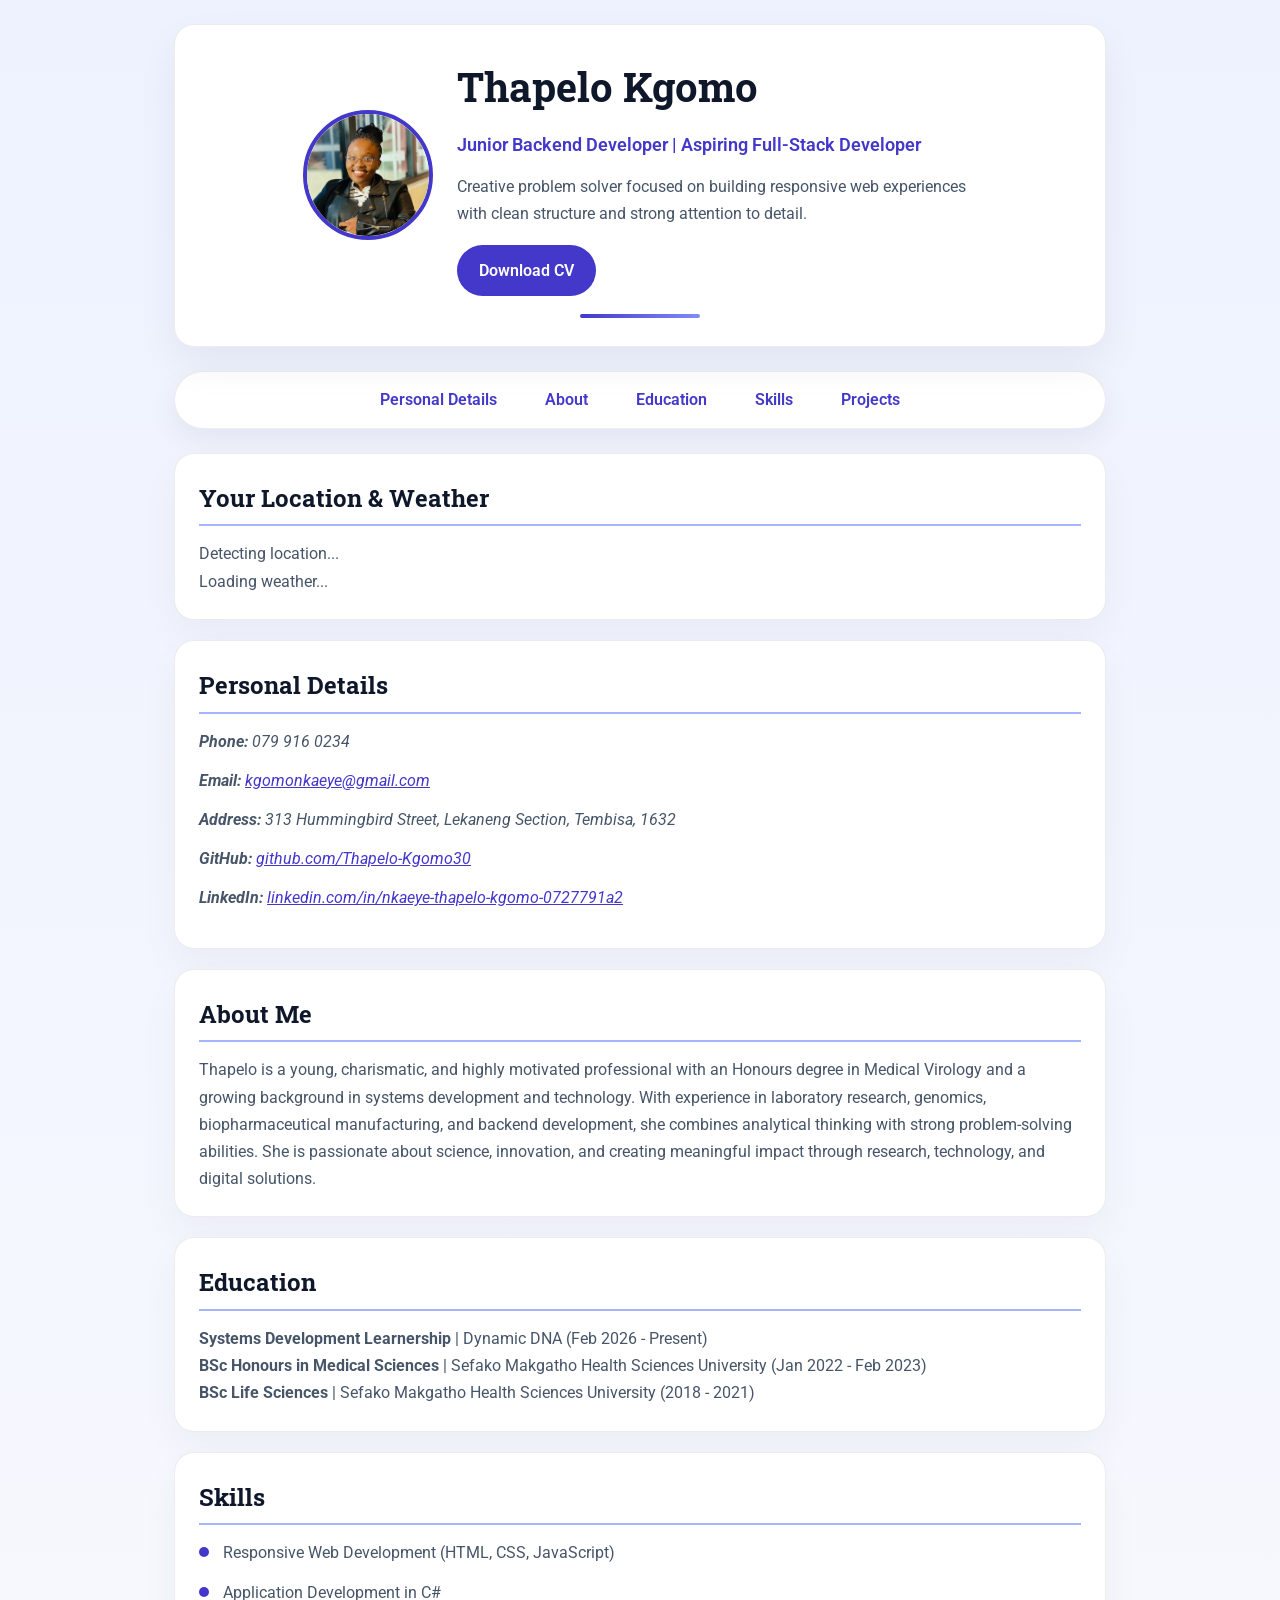
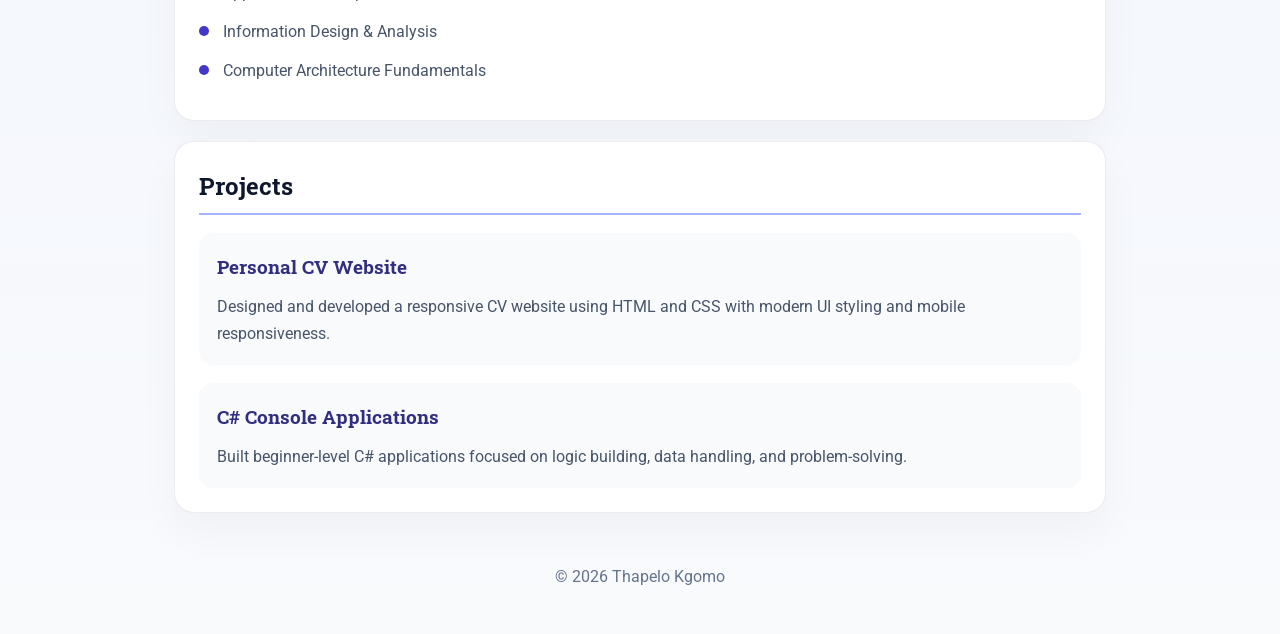
<file: index.html>
<!DOCTYPE html>
<html lang="en">
<head>
  <meta charset="UTF-8">
  <meta name="viewport" content="width=device-width, initial-scale=1.0">

  <title>Thapelo Kgomo | Backend Developer</title>

  <link rel="stylesheet" href="css/style.css">

  <link href="https://fonts.googleapis.com/css2?family=Roboto:wght@300;400;500;700&family=Roboto+Slab:wght@400;700&display=swap" rel="stylesheet">
</head>

<body>

  <header>
    <figure>
      <img src="Images/IMG_2138.JPG"
           alt="Thapelo Kgomo Profile Photo"
           class="profile-photo">

      <figcaption>
        <h1>Thapelo Kgomo</h1>

        <p class="job-title">
          Junior Backend Developer | Aspiring Full-Stack Developer
        </p>

        <p class="tagline">
          Creative problem solver focused on building responsive
          web experiences with clean structure and strong attention
          to detail.
        </p>

        <a href="Thapelo_Kgomo_CV.pdf"
           class="cv-button"
           download>
          Download CV
        </a>
      </figcaption>
    </figure>
  </header>

  <nav aria-label="Main Navigation">
    <ul>
      <li><a href="#personal-details">Personal Details</a></li>
      <li><a href="#about">About</a></li>
      <li><a href="#education">Education</a></li>
      <li><a href="#skills">Skills</a></li>
      <li><a href="#projects">Projects</a></li>
    </ul>
  </nav>

  <main class="container">

    <!-- WEATHER SECTION -->
        <section id="weather-section">

            <h2>Your Location & Weather</h2>

            <article id="weather-box">

                <p id="location">
                    Detecting location...
                </p>

                <p id="weather">
                    Loading weather...
                </p>

            </article>
        </section>


    <!-- Personal Details -->
    <section id="personal-details">
      <h2>Personal Details</h2>

      <address>

        <p>
          <strong>Phone:</strong>
          079 916 0234
        </p>

        <p>
          <strong>Email:</strong>

          <a href="mailto:kgomonkaeye@gmail.com"
             aria-label="Send email to Thapelo Kgomo">
            kgomonkaeye@gmail.com
          </a>
        </p>

        <p>
          <strong>Address:</strong>
          313 Hummingbird Street,
          Lekaneng Section,
          Tembisa, 1632
        </p>

        <p>
          <strong>GitHub:</strong>

          <a href="https://github.com/Thapelo-Kgomo30"
             target="_blank">
            github.com/Thapelo-Kgomo30
          </a>
        </p>

        <p>
          <strong>LinkedIn:</strong>

          <a href="https://www.linkedin.com/in/nkaeye-thapelo-kgomo-0727791a2"
             target="_blank">
            linkedin.com/in/nkaeye-thapelo-kgomo-0727791a2
          </a>
        </p>

      </address>
    </section>

    <!-- About -->
    <section id="about">
      <h2>About Me</h2>

      <p>
        Thapelo is a young, charismatic, and highly motivated professional
		with an Honours degree in Medical Virology and a growing background
		in systems development and technology. With experience in laboratory
		research, genomics, biopharmaceutical manufacturing, and backend
		development, she combines analytical thinking with strong
		problem-solving abilities. She is passionate about science,
		innovation, and creating meaningful impact through research,
		technology, and digital solutions.
      </p>
    </section>

    <!-- Education -->
    <section id="education">
      <h2>Education</h2>

      <p>
        <strong>Systems Development Learnership</strong> |
        Dynamic DNA (Feb 2026 - Present)
      </p>

      <p>
        <strong>BSc Honours in Medical Sciences</strong> |
        Sefako Makgatho Health Sciences University
        (Jan 2022 - Feb 2023)
      </p>

      <p>
        <strong>BSc Life Sciences</strong> |
        Sefako Makgatho Health Sciences University
        (2018 - 2021)
      </p>
    </section>

    <!-- Skills -->
    <section id="skills">
      <h2>Skills</h2>

      <ul>
        <li>Responsive Web Development (HTML, CSS, JavaScript)</li>
        <li>Application Development in C#</li>
        <li>Information Design & Analysis</li>
        <li>Computer Architecture Fundamentals</li>
      </ul>
    </section>

    <!-- Projects -->
    <section id="projects">
      <h2>Projects</h2>

      <article class="project-card">
        <h3>Personal CV Website</h3>

        <p>
          Designed and developed a responsive CV website using
          HTML and CSS with modern UI styling and mobile responsiveness.
        </p>
      </article>

      <article class="project-card">
        <h3>C# Console Applications</h3>

        <p>
          Built beginner-level C# applications focused on
          logic building, data handling, and problem-solving.
        </p>
      </article>

    </section>

  </main>

  <footer>
    <p>&copy; 2026 Thapelo Kgomo</p>
  </footer>
 <script src="js/script.js"></script>
</body>
</html>
</file>
<file: css/style.css>
/* RESET */
* {
  margin: 0;
  padding: 0;
  box-sizing: border-box;
}

/* SMOOTH SCROLL */
html {
  scroll-behavior: smooth;
}

/* BODY */
body {
  font-family: 'Roboto', sans-serif;
  line-height: 1.7;
  background: linear-gradient(180deg, #eef2ff 0%, #f8fafc 100%);
  color: #0f172a;
  max-width: 980px;
  margin: 0 auto;
  padding: 24px;
}

/* HEADINGS */
h1,
h2,
h3 {
  font-family: 'Roboto Slab', serif;
}

h1 {
  font-size: 2.5rem;
  margin-bottom: 10px;
}

h2 {
  font-size: 1.5rem;
  margin-bottom: 14px;
  border-bottom: 2px solid #a5b4fc;
  padding-bottom: 6px;
}

h3 {
  margin-bottom: 10px;
  color: #312e81;
}

/* HEADER */
header {
  text-align: center;
  margin-bottom: 24px;
  background: white;
  padding: 28px;
  border-radius: 20px;
  border: 1px solid rgba(15, 23, 42, 0.08);
  box-shadow: 0 18px 40px rgba(15, 23, 42, 0.06);
  position: relative;
}

header::after {
  content: "";
  display: block;
  width: 120px;
  height: 4px;
  margin: 18px auto 0;
  border-radius: 999px;
  background: linear-gradient(90deg, #4338ca, #818cf8);
}

header figure {
  display: flex;
  align-items: center;
  justify-content: center;
  gap: 24px;
  flex-wrap: wrap;
}

header figcaption {
  text-align: left;
  max-width: 520px;
}

.job-title {
  font-size: 1.1rem;
  font-weight: 600;
  color: #4338ca;
}

.tagline {
  margin-top: 12px;
  color: #475569;
}

/* PROFILE PHOTO */
.profile-photo {
  width: 130px;
  height: 130px;
  border-radius: 50%;
  object-fit: cover;
  border: 4px solid #4338ca;
}

/* DOWNLOAD BUTTON */
.cv-button {
  display: inline-block;
  margin-top: 18px;
  padding: 12px 22px;
  background: #4338ca;
  color: white;
  text-decoration: none;
  border-radius: 999px;
  font-weight: 600;
  transition: 0.3s ease;
}

.cv-button:hover {
  background: #312e81;
  transform: translateY(-2px);
}

/* NAVIGATION */
nav {
  margin: 24px 0;
}

nav ul {
  display: flex;
  justify-content: center;
  gap: 12px;
  flex-wrap: wrap;
  list-style: none;
  background: white;
  padding: 14px;
  border-radius: 999px;
  border: 1px solid rgba(15, 23, 42, 0.08);
  box-shadow: 0 12px 30px rgba(15, 23, 42, 0.06);
}

nav a {
  text-decoration: none;
  color: #4338ca;
  font-weight: 600;
  padding: 10px 18px;
  border-radius: 999px;
  transition: 0.3s ease;
}

nav a:hover {
  background: rgba(67, 56, 202, 0.1);
  transform: translateY(-2px);
}

/* MAIN CONTAINER */
.container {
  display: grid;
  gap: 20px;
}

/* SECTIONS */
section {
  background: white;
  padding: 24px;
  border-radius: 20px;
  border-left: 4px solid #a5b4fc;
  border: 1px solid rgba(15, 23, 42, 0.08);
  box-shadow: 0 18px 40px rgba(15, 23, 42, 0.04);

  transition:
    transform 0.25s ease,
    box-shadow 0.25s ease;
}

section:hover {
  transform: translateY(-4px);
  box-shadow: 0 24px 50px rgba(15, 23, 42, 0.08);
}

/* TEXT */
section p,
section ul,
section address {
  color: #475569;
}

address p {
  margin-bottom: 12px;
}

/* LINKS */
a {
  color: #4338ca;
}

a:hover {
  color: #312e81;
}

/* SKILLS */
section ul {
  list-style: none;
}

section ul li {
  margin-bottom: 12px;
  padding-left: 24px;
  position: relative;
}

section ul li::before {
  content: "";
  width: 10px;
  height: 10px;
  background: #4338ca;
  border-radius: 50%;
  position: absolute;
  left: 0;
  top: 8px;
}

/* PROJECTS */
.project-card {
  margin-top: 18px;
  padding: 18px;
  background: #f8fafc;
  border-radius: 14px;
}

/* FOOTER */
footer {
  text-align: center;
  margin-top: 30px;
  padding: 20px 0;
  color: #64748b;
}

/* TABLET */
@media (max-width: 900px) {
  .container {
    grid-template-columns: 1fr;
  }
}

/* MOBILE */
@media (max-width: 700px) {

  body {
    padding: 16px;
  }

  header figure {
    flex-direction: column;
    text-align: center;
  }

  header figcaption {
    text-align: center;
  }

  section {
    padding: 20px;
  }
}

/* SMALL MOBILE */
@media (max-width: 520px) {

  nav ul {
    flex-direction: column;
    border-radius: 20px;
  }

  nav li {
    width: 100%;
  }

  nav a {
    display: block;
    width: 100%;
    text-align: center;
  }
}
</file>
